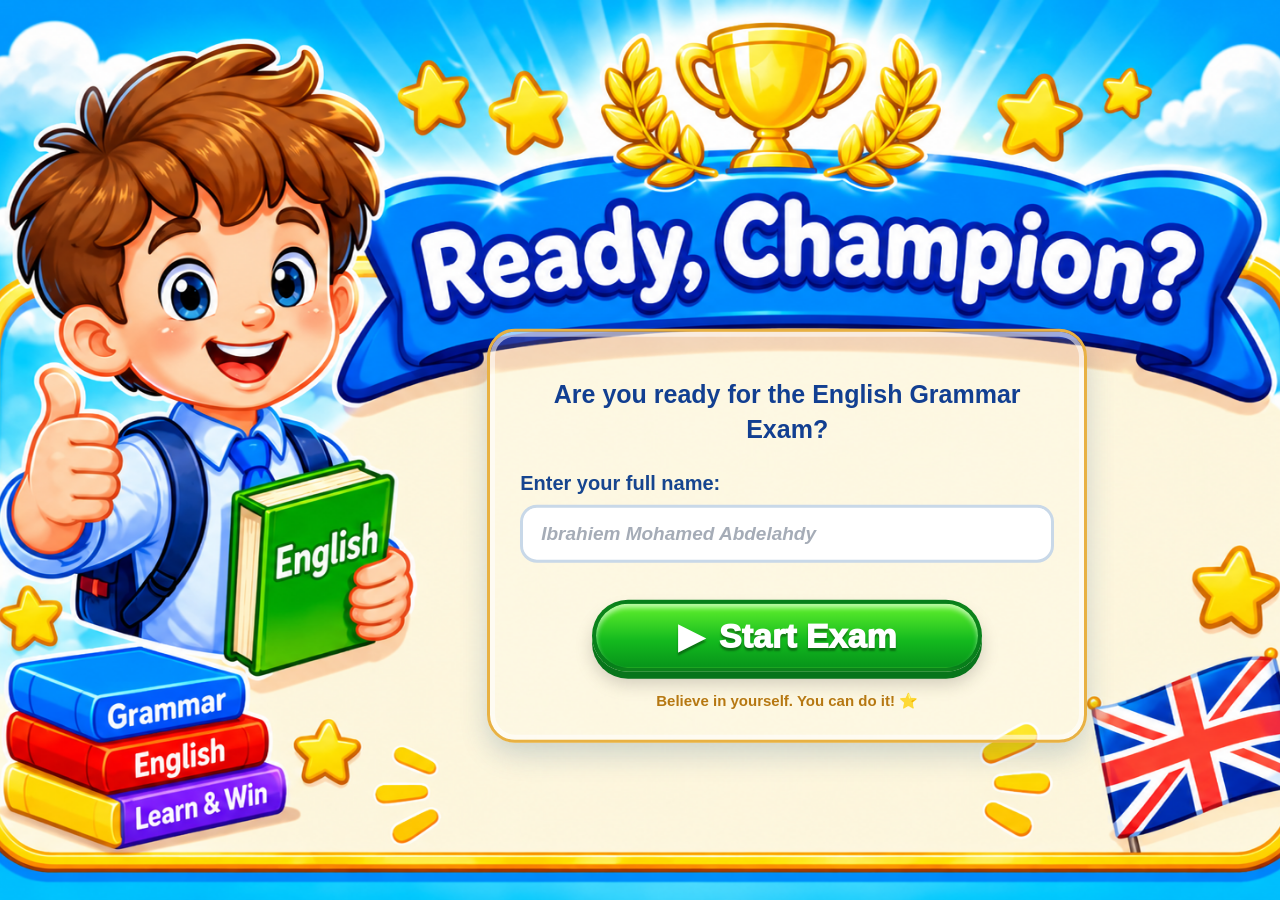
<file: index.html>
<!DOCTYPE html>
<html lang="en">
<head>
    <meta charset="UTF-8">
    <meta name="viewport" content="width=device-width, initial-scale=1.0">
    <meta name="theme-color" content="#159be8">

    <title>Ready, Champion?</title>

    <link rel="stylesheet" href="css.css">
</head>

<body>

    <main class="welcome-page">

        <section class="welcome-card">

            <div class="welcome-content">


                <p class="subtitle">
                    Are you ready for the English Grammar Exam?
                </p>

                <form id="startForm">

                    <label for="studentName">
                        Enter your full name:
                    </label>

                    <input
                        type="text"
                        id="studentName"
                        placeholder="Ibrahiem Mohamed Abdelahdy"
                        maxlength="60"
                        autocomplete="name"
                        required
                    >

                    <p id="errorMessage" class="error-message"></p>

                    <button type="submit" class="start-button">
                        <span>▶</span>
                        Start Exam
                    </button>

                </form>

                <p class="bottom-note">
                    Believe in yourself. You can do it! ⭐
                </p>

            </div>

        </section>

    </main>

    <script src="js.js"></script>

</body>
</html>
</file>
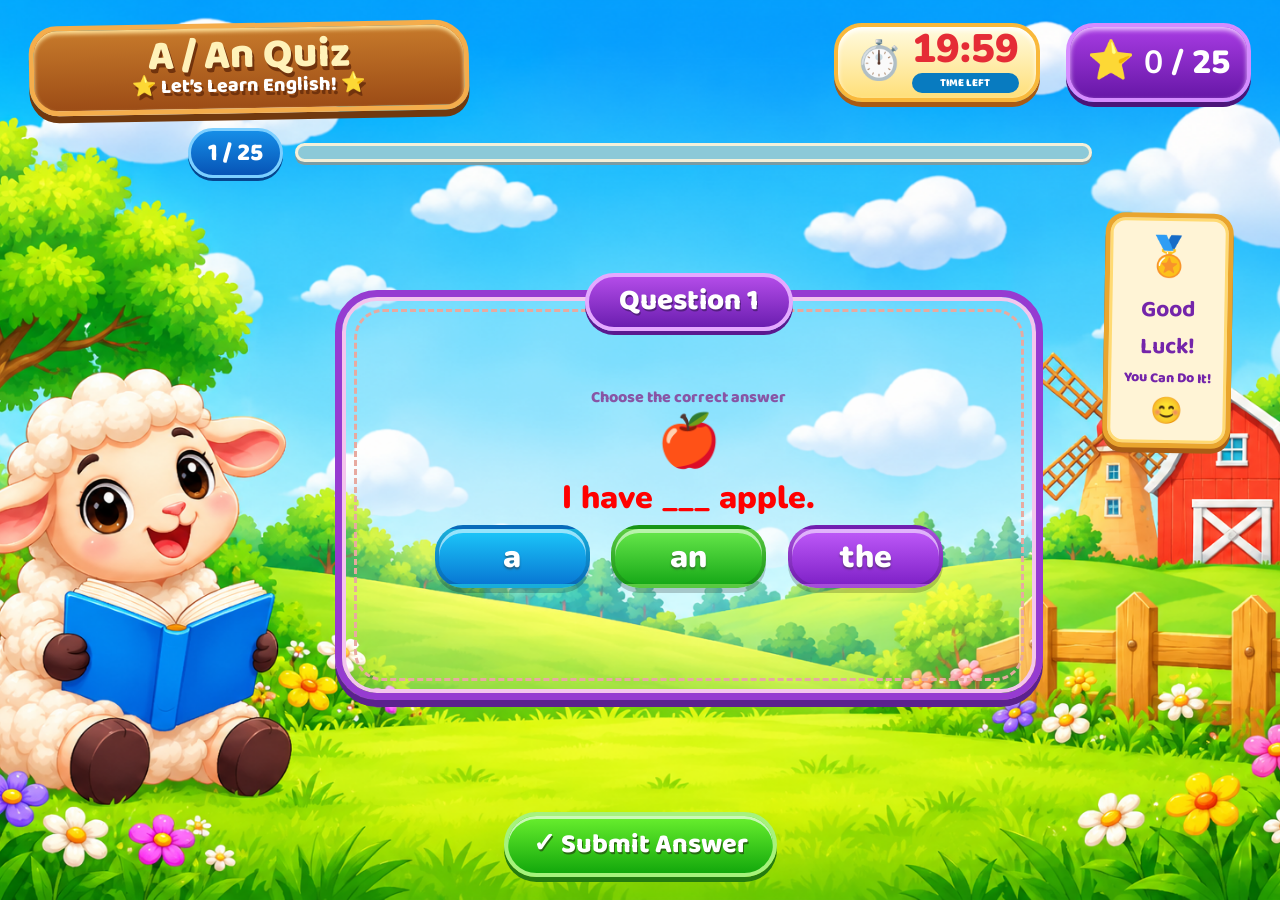
<file: exam.html>
<!DOCTYPE html>
<html lang="en">

<head>
  <meta charset="UTF-8">
  <meta name="viewport" content="width=device-width, initial-scale=1.0">
  <meta name="theme-color" content="#28a8ee">

  <title>A / An Kids Quiz</title>

  <!-- Google Fonts -->
  <link rel="preconnect" href="https://fonts.googleapis.com">
  <link rel="preconnect" href="https://fonts.gstatic.com" crossorigin>

  <link href="https://fonts.googleapis.com/css2?family=Baloo+2:wght@500;600;700;800&family=Nunito:wght@600;700;800;900&display=swap" rel="stylesheet">

  <!-- Main CSS -->
  <link rel="stylesheet" href="./style.css">
</head>

<body>

  <!-- =================================
       MAIN QUIZ
  ================================== -->

  <main class="game-shell" id="gameShell">

    <!-- HEADER -->

    <header class="topbar">

      <div class="wood-sign">
        <div class="wood-title">A / An Quiz</div>
        <div class="wood-subtitle">
          ⭐ Let’s Learn English! ⭐
        </div>
      </div>

      <div class="hud">

        <!-- TIMER -->

        <div class="timer-card">
          <span class="clock">⏱️</span>

          <div>
            <strong id="timer">20:00</strong>
            <small>TIME LEFT</small>
          </div>
        </div>

        <!-- SCORE -->

        <div class="score-card">
          <span>⭐</span>

          <strong>
            <b id="score">0</b> / 25
          </strong>
        </div>

      </div>

    </header>


    <!-- PROGRESS -->

    <section class="progress-area" aria-label="Quiz progress">

      <div class="progress-count" id="progressCount">
        1 / 25
      </div>

      <div class="progress-track">
        <div class="progress-fill" id="progressFill"></div>
      </div>

    </section>


    <!-- QUESTIONS AREA -->

    <section class="play-area" id="playArea">

      <!-- SIDE NOTE -->

      <div class="side-note">

        <div class="medal">🏅</div>

        <strong>Good Luck!</strong>

        <span>You Can Do It!</span>

        <span class="smile">😊</span>

      </div>


      <!-- QUESTION PANEL -->

      <section class="question-panel">

        <div class="question-tab" id="questionTab">
          Question 1
        </div>

        <div class="question-content">

          <div class="question-type" id="questionType">
            Choose the correct answer
          </div>

          <div
            class="question-visual"
            id="questionVisual"
            aria-hidden="true">
          </div>

          <h1 class="question-text" id="questionText">
            I have ___ apple.
          </h1>

          <!-- ANSWERS -->

          <div class="answers" id="answers"></div>

          <!-- FEEDBACK -->

          <div
            class="feedback"
            id="feedback"
            aria-live="polite">
          </div>

        </div>

      </section>

    </section>


    <!-- QUIZ BUTTONS -->

    <footer class="controls">

      <button
        class="submit-btn"
        id="submitBtn"
        type="button">

        ✓ <span>Submit Answer</span>

      </button>

      <button
        class="next-btn"
        id="nextBtn"
        type="button"
        hidden>

        Next Question ➜

      </button>

    </footer>


    <!-- =================================
         RESULT SCREEN
    ================================== -->

    <section
      class="result-screen"
      id="resultScreen"
      hidden>

      <div class="result-card">

        <div class="result-stars">
          🏆 ⭐ 🏆
        </div>

        <h2 id="resultTitle">
          Amazing Work!
        </h2>

        <p id="resultMessage">
          You finished the quiz!
        </p>

        <div class="final-score">

          <span id="finalScore">0</span>

          <small>/ 25</small>

        </div>

        <p
          class="result-percent"
          id="resultPercent">
          0%
        </p>

        <!-- RESULT BUTTONS -->

        <div class="result-actions">

          <button
            class="submit-btn"
            id="certificateBtn"
            type="button">

            🎓 Get Certificate

          </button>

          <button
            class="secondary-btn"
            id="restartBtn"
            type="button">

            ↻ Try Again

          </button>

        </div>

      </div>

    </section>

  </main>


  <!-- =================================
       PROFESSIONAL CERTIFICATE
  ================================== -->

  <section
    class="certificate"
    id="certificate"
    aria-label="Student certificate">

    <!-- CERTIFICATE IMAGE CONTAINER -->

    <div
      class="certificate-wrapper"
      id="certificateCapture">

      <!-- BACKGROUND IMAGE -->

      <img
        src="./Certificate-bg.png"
        class="certificate-background"
        alt="English Quiz Certificate">

      <!-- STUDENT NAME -->

      <div
        class="certificate-student-name"
        id="certStudent">

        Student Name

      </div>

      <!-- STUDENT SCORE -->

      <div
        class="certificate-score-number"
        id="certScoreNumber">

        0

      </div>

      <!-- STUDENT PERCENTAGE -->

      <div
        class="certificate-percent-number"
        id="certPercentNumber">

        0

      </div>

      <!-- EXAM DATE -->

      <div
        class="certificate-date-value"
        id="certDate">

        10/11/2026

      </div>

    </div>


    <!-- CERTIFICATE BUTTONS -->

    <div class="cert-print-actions">

      <!-- DOWNLOAD PNG -->

      <button
        class="download-cert-btn"
        id="downloadCertificateBtn"
        type="button">

        ⬇ Download Certificate PNG

      </button>

      <!-- BACK TO RESULT -->

      <button
        class="secondary-btn"
        id="backToResultBtn"
        type="button">

        ↩ Back to Results

      </button>

    </div>

  </section>


  <!-- =================================
       LOCAL HTML2CANVAS LIBRARY
  ================================== -->

  <script src="./html2canvas.js"></script>

  <!-- MAIN JAVASCRIPT - LOAD ONLY ONCE -->

  <script src="./script.js"></script>

</body>
</html>
</file>
<file: css.css>
* {
    box-sizing: border-box;
}

html,
body {
    width: 100%;
    height: 100%;
    margin: 0;
}

body {
    min-height: 100svh;
    overflow: hidden;

    font-family: "Trebuchet MS", Arial, sans-serif;

    background:
        #20a9ef
        url("welcome-bg.png")
        center center / cover
        no-repeat fixed;
}

.welcome-page {
    width: 100%;
    height: 100svh;

    display: flex;
    align-items: center;
    justify-content: center;

    padding: 20px;
}

.welcome-card {
    width: min(100%, 600px);
    margin-bottom: -130px;

    margin-left: clamp(110px, 23vw, 330px);

    display: flex;
    justify-content: center;
    align-items: center;

    transform: translateY(5%);
}

.welcome-content {
    width: min(100%, 650px);

    padding: 30px;

    text-align: center;

    border: 3px solid #e8b143;
    border-radius: 28px;

    background: rgba(255, 255, 255, 0.151);

    box-shadow:
        0 12px 28px rgba(20, 73, 125, 0.2),
        inset 0 0 0 5px rgba(255,255,255,0.55);
}


.subtitle {
    margin: 15px 0 25px;

    color: #123f91;

    font-size: clamp(17px, 2.2vw, 25px);
    font-weight: 800;

    line-height: 1.4;
}

form {
    width: 100%;
    text-align: left;
}

label {
    display: block;

    margin-bottom: 10px;

    color: #16458f;

    font-size: 20px;
    font-weight: 900;
}

input {
    width: 100%;
    min-height: 58px;

    padding: 13px 18px;

    border: 3px solid #c8d8e8;
    border-radius: 17px;

    outline: none;

    background: white;
    color: #173f7c;

    font-size: 19px;
    font-weight: 700;

    transition: 0.2s;
}

input::placeholder {
    color: #a5acb7;
    font-style: italic;
}

input:focus {
    border-color: #1688e5;

    box-shadow:
        0 0 0 4px rgba(22,136,229,0.14);
}

.error-message {
    min-height: 20px;

    margin: 7px 4px;

    color: #c62828;

    font-size: 14px;
    font-weight: 700;
}

.start-button {
    width: min(100%, 390px);
    min-height: 72px;

    margin: 10px auto 0;
    padding: 12px 24px;

    display: flex;
    align-items: center;
    justify-content: center;
    gap: 15px;

    border: 4px solid #087d1bf1;
    border-radius: 999px;

    background: linear-gradient(
        #63f22c,
        #13b91e 58%,
        #07941a
    );

    color: white;

    font-size: clamp(24px, 3vw, 34px);
    font-weight: 1000;

    text-shadow: 0 3px 2px rgba(0,0,0,0.35);

    box-shadow:
        0 7px 0 #08751b,
        0 12px 18px rgba(0,0,0,0.18),
        inset 0 4px 5px rgba(255,255,255,0.6);

    cursor: pointer;

    transition: 0.15s;
}

.start-button:hover {
    filter: brightness(1.07);
    transform: translateY(-2px);
}

.start-button:active {
    transform: translateY(4px);
}

.bottom-note {
    margin: 20px 0 0;

    color: #b67812;

    font-size: 15px;
    font-weight: 900;
}

/* Mobile */

@media (max-width: 760px) {

    body {
        background-position: 34% center;
    }

    .welcome-page {
        padding: 12px;
    }

    .welcome-card {
        min-width: 100%;
        margin-left: 0;

        transform: none;

        padding-top: 18vh;
    }

    .welcome-content {
        padding: 18px 16px;

        border-radius: 22px;

        background: rgba(255,250,231,0.96);
    }

    .subtitle {
        margin: 10px 0 17px;
    }

    input {
        min-height: 52px;
        font-size: 17px;
    }

    .start-button {
        min-height: 62px;
    }

    .bottom-note {
        margin-top: 15px;
    }
}

@media (max-width: 390px) {

    .welcome-card {
        padding-top: 13vh;
    }

    .welcome-content {
        padding: 15px 12px;
    }

    h1 {
        font-size: 29px;
    }

    .subtitle {
        font-size: 16px;
    }

    .start-button {
        min-height: 56px;
        font-size: 23px;
    }
}

@media (max-height: 650px) and (min-width: 761px) {

    .welcome-card {
        transform: scale(0.88) translateY(2%);
    }
}

/* =================================
   RESPONSIVE BACKGROUND FIX
================================= */

/* Desktop and large screens */
body {
    background-image: url("welcome-bg.png");
    background-position: center center;
    background-repeat: no-repeat;
    background-size: cover;
    background-attachment: fixed;
}

/* Tablets and portrait screens */
@media (max-width: 1024px) and (orientation: portrait) {

    body {
        background-size: 100% 100%;
        background-position: center center;
        background-attachment: scroll;
    }

    .welcome-page {
        padding: 12px;
    }

    .welcome-card {
        width: 100%;
        max-width: 650px;
        margin-left: 0;
        transform: none;
        padding-top: 10vh;
    }

    .welcome-content {
        background: rgba(255, 250, 231, 0.91);
        backdrop-filter: blur(2px);
        -webkit-backdrop-filter: blur(2px);
    }
}

/* Mobile phones */
@media (max-width: 600px) {

    body {
        background-size: 100% 100%;
        background-position: center center;
        background-attachment: scroll;
    }

    .welcome-page {
        min-height: 100svh;
        height: 100svh;
        padding: 10px;
    }

    .welcome-card {
        width: 100%;
        margin: 0;
        padding-top: 12vh;
        transform: none;
    }

    .welcome-content {
        width: 100%;
        padding: 17px 13px;
        border-radius: 22px;

        background: rgba(255, 250, 231, 0.92);

        box-shadow:
            0 8px 22px rgba(20, 73, 125, 0.25),
            inset 0 0 0 4px rgba(255,255,255,0.55);
    }

    h1 {
        font-size: clamp(27px, 8vw, 34px);
    }

    .subtitle {
        font-size: 16px;
        margin: 10px 0 17px;
    }

    label {
        font-size: 17px;
    }

    input {
        min-height: 52px;
        font-size: 16px;
    }

    .start-button {
        width: 100%;
        min-height: 60px;
        font-size: 24px;
    }

    .bottom-note {
        font-size: 13px;
        margin-top: 14px;
    }
}

/* Very small phones */
@media (max-width: 380px) {

    .welcome-card {
        padding-top: 9vh;
    }

    .welcome-content {
        padding: 14px 11px;
    }

    h1 {
        font-size: 27px;
    }

    .subtitle {
        font-size: 14px;
    }

    .start-button {
        min-height: 54px;
        font-size: 21px;
    }
}

/* Landscape phones */
@media (max-height: 500px) and (orientation: landscape) {

    body {
        background-size: cover;
        background-position: center center;
    }

    .welcome-page {
        padding: 8px;
    }

    .welcome-card {
        margin: 0;
        padding: 0;
        transform: scale(0.82);
    }

    .welcome-content {
        padding: 12px 20px;
    }

    .bottom-note {
        margin-top: 8px;
    }
}

/* =====================================
   MOBILE WELCOME BOX - FINAL FIX
===================================== */

@media (max-width: 600px) {

    .welcome-page {
        padding: 8px;
    }

    .welcome-card {
        width: 92%;
        max-width: 340px;
        margin: 0 auto;

        padding-top: 0;

        transform: translateY(22px);
    }

    .welcome-content {
        width: 100%;

        padding: 12px 12px 10px;

        border-radius: 19px;
        border-width: 2px;

        background: rgba(255, 250, 231, 0.94);
    }

    h1 {
        font-size: 27px;
    }

    .subtitle {
        font-size: 13px;
        line-height: 1.4;

        margin: 7px 0 14px;
    }

    label {
        font-size: 16px;
        margin-bottom: 7px;
    }

    input {
        min-height: 47px;
        padding: 10px 13px;

        font-size: 15px;
        border-radius: 15px;
    }

    .error-message {
        min-height: 15px;
        margin: 4px;
        font-size: 12px;
    }

    .start-button {
        width: 100%;
        min-height: 55px;

        margin-top: 5px;
        padding: 8px;

        font-size: 23px;
    }

    .bottom-note {
        font-size: 12px;
        margin-top: 10px;
    }
}

/* Extra small phones */

@media (max-width: 380px) {

    .welcome-card {
        width: 92%;
        max-width: 330px;

        transform: translateY(25px);
    }

    .welcome-content {
        padding: 10px 10px 9px;
    }

    .subtitle {
        font-size: 12px;
    }

    label {
        font-size: 15px;
    }

    .start-button {
        min-height: 52px;
        font-size: 21px;
    }
}

/* Short mobile screens */

@media (max-width: 600px) and (max-height: 600px) {

    .welcome-card {
        transform: translateY(8px) scale(0.90);
    }
}
</file>
<file: style.css>
* { box-sizing: border-box; }
:root {
  --purple: #8a35c8; --purple-dark: #5d1c9a; --cream: #fff9e9;
  --blue: #12a9ed; --green: #31c92b; --ink: #24202a;
}
html, body { width: 100%; height: 100%; margin: 0; overflow: hidden; }
body {
  font-family: "Baloo 2", "Nunito", sans-serif;
  background: #26b5f5 url("back.png") center center / cover no-repeat fixed;
  color: var(--ink);
}
button, input { font: inherit; }
button { cursor: pointer; -webkit-tap-highlight-color: transparent; }
.game-shell {
  position: relative; width: 100%; height: 100svh; min-height: 560px;
  padding: clamp(10px, 1.8vw, 26px) clamp(12px, 2.3vw, 34px);
  display: flex; flex-direction: column; gap: clamp(8px, 1.2vh, 16px);
}
.topbar { display: flex; align-items: flex-start; justify-content: space-between; gap: 14px; min-height: 94px; }
.wood-sign {
  width: min(35vw, 440px); min-width: 220px; text-align: center; padding: 7px 18px 10px;
  color: #fff2b9; background: linear-gradient(#c77a2b, #9c4c16);
  border: 5px solid #f4ad4c; border-radius: 28px 35px 24px 30px;
  box-shadow: 0 7px 0 #71390f, inset 0 3px 4px #ffe29a;
  transform: rotate(-1deg); text-shadow: 2px 4px 0 #71330d;
}
.wood-title { font-size: clamp(25px, 3.3vw, 48px); font-weight: 800; line-height: .95; }
.wood-subtitle { font-size: clamp(13px, 1.55vw, 21px); font-weight: 800; color: white; line-height: 1.15; }
.hud { display: flex; gap: clamp(8px, 2vw, 28px); align-items: center; }
.timer-card, .score-card {
  display: flex; align-items: center; justify-content: center; gap: 9px;
  border: 4px solid #f9b83b; border-radius: 28px; padding: 5px 17px;
  box-shadow: 0 5px 0 #a95b14, inset 0 3px 5px #fff;
}
.timer-card { background: linear-gradient(#fffbe0, #ffdf79); }
.clock { font-size: clamp(25px, 3vw, 42px); }
.timer-card strong { display: block; color: #e52c36; font: 900 clamp(23px, 3.1vw, 43px)/.9 "Nunito", sans-serif; }
.timer-card small { display: block; color: #fff; background: #087bc0; border-radius: 20px; text-align: center; font-size: 11px; font-weight: 900; padding: 1px 10px; margin-top: 5px; }
.score-card { color: white; background: linear-gradient(#a83ce3, #6717a7); border-color: #d58cff; box-shadow: 0 5px 0 #4b1479, inset 0 3px 5px #edc6ff; min-width: 150px; }
.score-card span { font-size: clamp(24px, 3vw, 40px); }
.score-card strong { font: 900 clamp(21px, 2.5vw, 35px) "Nunito", sans-serif; }
.progress-area { display: flex; align-items: center; gap: 12px; width: 74%; margin: 0 auto; }
.progress-count { flex: 0 0 auto; background: linear-gradient(#168ee7, #0754b6); color: white; padding: 2px 17px; border: 3px solid #7ccfff; border-radius: 28px; font-size: clamp(16px, 2vw, 25px); font-weight: 800; box-shadow: 0 3px 0 #06458e; }
.progress-track { height: 19px; flex: 1; border: 3px solid #f4f0d9; background: #8cc9d8; border-radius: 30px; overflow: hidden; box-shadow: 0 3px 0 #7a9ca3; }
.progress-fill { height: 100%; width: 4%; background: linear-gradient(90deg, #39df41, #a8f34e); border-radius: inherit; transition: width .3s ease; }
.play-area { position: relative; flex: 1; min-height: 0; display: flex; align-items: center; justify-content: center; padding: 0 16%; }
.question-panel {
  position: relative; width: 100%; height: min(100%, 470px); min-height: 270px;
  background: rgba(255, 255, 255, 0.199); border: 7px solid #963bd1; border-radius: 42px;
  box-shadow: 0 7px 0 #5b218e, inset 0 0 0 4px #f4c5ed; padding: 35px clamp(16px, 3vw, 42px) 18px;
}
.question-panel:before { content: ""; position: absolute; inset: 12px; border: 3px dashed #e7aaa0; border-radius: 29px; pointer-events: none; }
.question-tab { position: absolute; top: -24px; left: 50%; transform: translateX(-50%); z-index: 1; white-space: nowrap; padding: 0 30px 3px; color: white; background: linear-gradient(#b34ce8, #6b1eb0); border: 4px solid #e4a9ff; border-radius: 30px; box-shadow: 0 4px 0 #5a198f; font-size: clamp(20px, 2.3vw, 32px); font-weight: 800; text-shadow: 1px 2px #542080; }
.question-content { position: relative; z-index: 1; height: 100%; display: flex; flex-direction: column; align-items: center; justify-content: center; gap: clamp(7px, 1.4vh, 16px); }
.question-type { color: #8855a5; font-size: clamp(12px, 1.25vw, 17px); font-weight: 800; }
.question-visual { font-size: clamp(34px, 5vw, 66px); line-height: 1; min-height: 0; }
.question-text { margin: 0; text-align: center; font: 900 clamp(24px, 3vw, 42px)/1.15 "Nunito", sans-serif; color: #ff0000; }
.answers { display: flex; justify-content: center; gap: clamp(8px, 1.7vw, 24px); flex-wrap: wrap; width: 100%; }
.answer-btn {
  min-width: clamp(90px, 16vw, 185px); min-height: clamp(52px, 8vh, 83px); padding: 5px 18px;
  border: 4px solid rgba(0,0,0,.13); border-radius: 28px; color: white;
  font: 900 clamp(22px, 3vw, 39px) "Nunito", sans-serif; text-shadow: 0 2px 2px #3338;
  box-shadow: inset 0 4px 0 #ffffff8a, 0 5px 0 #0003; transition: transform .12s, filter .12s;
}
.answer-btn:nth-child(3n+1) { background: linear-gradient(#1dc9fa, #0878d4); }
.answer-btn:nth-child(3n+2) { background: linear-gradient(#69e94c, #18a918); }
.answer-btn:nth-child(3n) { background: linear-gradient(#c05bfa, #8022c8); }
.answer-btn:hover { filter: brightness(1.08); transform: translateY(-2px); }
.answer-btn.selected { outline: 5px solid #ffd83d; transform: translateY(-3px); }
.answer-btn.correct { background: linear-gradient(#75e85b, #169d20); outline: 4px solid #fff; }
.answer-btn.wrong { background: linear-gradient(#ff7777, #cf2020); }
.feedback { min-height: 24px; font-size: clamp(13px, 1.5vw, 19px); font-weight: 800; text-align: center; }
.side-note { position: absolute; right: 1%; top: 4%; width: clamp(100px, 13vw, 175px); padding: 16px 8px; display: flex; flex-direction: column; align-items: center; gap: 2px; background: #fff4d6; border: 5px solid #e9a52e; border-radius: 20px; color: #7425aa; box-shadow: 0 5px 0 #a85d16, inset 0 0 0 3px #ffda73; transform: rotate(1deg); text-align: center; }
.side-note strong { font-size: clamp(16px, 1.8vw, 24px); }
.side-note span:not(.smile) { font-size: clamp(10px, 1.1vw, 15px); font-weight: 800; }
.medal { font-size: clamp(28px, 3vw, 40px); }
.smile { font-size: 26px; }
.controls { display: flex; align-items: center; justify-content: center; gap: 12px; min-height: 62px; }
.submit-btn, .next-btn, .secondary-btn { border: 4px solid #a6f27c; border-radius: 40px; padding: 9px 30px; color: white; background: linear-gradient(#6af02e, #13a80c); box-shadow: 0 5px 0 #247b10, inset 0 3px 0 #ffffffa8; font: 900 clamp(18px, 2.1vw, 28px) "Baloo 2", sans-serif; text-shadow: 1px 2px #286b12; }
.submit-btn:hover, .next-btn:hover { filter: brightness(1.07); transform: translateY(-1px); }
.next-btn { background: linear-gradient(#22b7f5, #0871ca); border-color: #8ee0ff; box-shadow: 0 5px 0 #07509b, inset 0 3px 0 #ffffffa8; }
.secondary-btn { background: linear-gradient(#a5a5a5, #626262); border-color: #ddd; box-shadow: 0 4px 0 #444; font-size: 18px; }
.result-screen { position: absolute; inset: 0; z-index: 5; display: grid; place-items: center; padding: 20px; background: #153b61a8; backdrop-filter: blur(4px); }
.result-screen[hidden] { display: none; }
.result-card { width: min(92vw, 510px); background: #fff8e8; border: 7px solid #9c43d1; border-radius: 34px; padding: 22px; text-align: center; box-shadow: 0 10px 0 #511c82; }
.result-stars { font-size: 36px; }
.result-card h2 { margin: 0; color: #7525ad; font-size: 34px; }
.result-card p { margin: 3px 0; font-weight: 700; }
.final-score { color: #169c24; font: 900 58px "Nunito", sans-serif; }
.final-score small { color: #555; font-size: 25px; }
.result-percent { font-size: 23px; color: #9a4ac4; }
.result-actions { display: flex; justify-content: center; gap: 10px; flex-wrap: wrap; margin-top: 14px; }
.result-actions .submit-btn { font-size: 19px; padding: 7px 17px; }
.certificate { display: none; }
.certificate.visible { display: block; position: fixed; z-index: 10; inset: 0; overflow: auto; background: #e8f6ff; padding: 22px; }
.certificate-inner { position: relative; width: min(900px, 96vw); min-height: 570px; margin: 0 auto; padding: 42px; text-align: center; background: #fffdf1; border: 12px double #d99a25; outline: 5px solid #8d43c3; box-shadow: 0 8px 24px #0002; color: #4c2872; }
.certificate-stars { font-size: 40px; }
.certificate-kicker { letter-spacing: 4px; font-weight: 900; color: #bb8520; margin-top: 12px; }
.certificate-inner h1 { margin: 5px 0 10px; font-size: clamp(34px, 6vw, 60px); color: #7c2db5; }
.cert-presented { font-size: 20px; }
.cert-student { margin: 18px auto; max-width: 620px; border-bottom: 3px solid #d6a54b; color: #1c7dba; font: 800 clamp(28px, 4vw, 42px) "Nunito", sans-serif; padding-bottom: 7px; }
.cert-copy { font-size: 19px; }
.cert-result { display: flex; justify-content: center; gap: 45px; margin: 24px; font: 900 28px "Nunito", sans-serif; color: #269a2c; }
.cert-footer { display: flex; justify-content: space-between; gap: 20px; margin-top: 45px; text-align: left; }
.cert-footer div:last-child { text-align: right; }
.cert-footer strong, .cert-footer small { display: block; }
.certificate-ribbon { position: absolute; right: -5px; top: 20px; background: #dcab27; color: white; padding: 7px 18px; font-weight: 900; transform: rotate(7deg); }
.cert-print-actions { display: flex; justify-content: center; gap: 12px; margin: 18px auto; }
@media (max-width: 760px) {
  .game-shell { padding: 9px; gap: 7px; min-height: 0; }
  .topbar { min-height: 70px; align-items: center; }
  .wood-sign { min-width: 0; width: 42%; padding: 6px 5px; border-width: 3px; border-radius: 15px; }
  .wood-title { font-size: clamp(19px, 5vw, 29px); }
  .wood-subtitle { font-size: clamp(9px, 2.5vw, 13px); }
  .hud { gap: 5px; }
  .timer-card, .score-card { padding: 4px 7px; border-width: 2px; border-radius: 15px; gap: 3px; }
  .clock { font-size: 20px; }
  .timer-card strong { font-size: clamp(16px, 4vw, 23px); }
  .timer-card small { font-size: 8px; padding: 0 4px; }
  .score-card { min-width: 0; }
  .score-card span { font-size: 21px; }
  .score-card strong { font-size: clamp(15px, 3.8vw, 21px); }
  .progress-area { width: 94%; gap: 6px; }
  .progress-count { font-size: 14px; padding: 1px 9px; border-width: 2px; }
  .progress-track { height: 13px; }
  .play-area { padding: 0 2%; }
  .question-panel { height: 100%; min-height: 0; padding: 28px 12px 10px; border-width: 5px; border-radius: 26px; }
  .question-panel:before { inset: 7px; border-radius: 18px; border-width: 2px; }
  .question-tab { top: -18px; font-size: 19px; padding: 0 17px; border-width: 3px; }
  .question-content { gap: 6px; }
  .question-type { font-size: 11px; }
  .question-visual { font-size: 33px; }
  .question-text { font-size: clamp(20px, 5.4vw, 29px); }
  .answers { gap: 7px; }
  .answer-btn { min-width: 27%; min-height: 49px; padding: 3px 8px; border-width: 3px; border-radius: 17px; font-size: 22px; }
  .feedback { font-size: 12px; min-height: 17px; }
  .side-note { display: none; }
  .controls { min-height: 48px; flex-direction: column; gap: 5px; }
  .student-entry { position: static; order: 2; padding: 2px 7px; }
  .student-entry label { font-size: 11px; }
  .student-entry input { width: 120px; font-size: 11px; }
  .submit-btn, .next-btn { font-size: 18px; padding: 5px 22px; border-width: 3px; }
  .secondary-btn { font-size: 16px; }
  .result-card { padding: 15px; }
  .certificate.visible { padding: 8px; }
  .certificate-inner { min-height: 500px; padding: 24px 15px; border-width: 7px; }
  .certificate-kicker { letter-spacing: 1px; font-size: 12px; }
  .cert-presented, .cert-copy { font-size: 15px; }
  .cert-footer { margin-top: 30px; }
}
@media (max-height: 650px) and (min-width: 761px) {
  .game-shell { gap: 5px; padding-top: 8px; padding-bottom: 8px; }
  .topbar { min-height: 66px; }
  .wood-title { font-size: 32px; }
  .question-panel { height: 100%; }
  .question-content { gap: 4px; }
  .question-visual { font-size: 34px; }
  .question-text { font-size: 28px; }
  .answer-btn { min-height: 48px; }
  .controls { min-height: 48px; }
}
@media print {
  @page { size: landscape; margin: 10mm; }
  body { background: white !important; overflow: visible; }
  .game-shell, .cert-print-actions { display: none !important; }
  .certificate, .certificate.visible { display: block !important; position: static; padding: 0; background: white; overflow: visible; }
  .certificate-inner { width: 100%; min-height: 175mm; box-shadow: none; }
}


/* ===== Responsive refinement: reveal more of the sheep and balance the layout ===== */
@media (min-width: 761px) {
  .play-area {
    padding: 0 17% 0 25%;
  }
  .question-panel {
    width: 100%;
    height: min(92%, 410px);
    max-width: 900px;
    padding-left: clamp(14px, 2.2vw, 30px);
    padding-right: clamp(14px, 2.2vw, 30px);
  }
  .question-content { gap: clamp(5px, 1vh, 12px); }
  .question-visual { font-size: clamp(30px, 4vw, 54px); }
  .question-text { font-size: clamp(23px, 2.5vw, 36px); }
  .answer-btn {
    min-width: clamp(82px, 13vw, 155px);
    min-height: clamp(48px, 7vh, 70px);
    font-size: clamp(21px, 2.5vw, 33px);
  }
  .side-note {
    width: clamp(90px, 10vw, 145px);
    padding: 10px 6px;
    right: 1.5%;
  }
  .controls { min-height: 54px; }
  .submit-btn, .next-btn { padding: 7px 25px; }
}

/* Tablet and narrow laptop */
@media (min-width: 761px) and (max-width: 1100px) {
  .play-area { padding-left: 22%; padding-right: 14%; }
  .question-panel { height: min(94%, 390px); }
  .side-note { display: none; }
  .progress-area { width: 76%; }
}

/* Phones: reserve a visible strip on the left for the sheep and keep controls compact. */
@media (max-width: 760px) {
  body {
    background-size: auto 100%;
    background-position: left center;
    background-attachment: scroll;
  }
  .game-shell {
    height: 100svh;
    min-height: 0;
    padding: 7px 8px max(7px, env(safe-area-inset-bottom));
    gap: 6px;
  }
  .topbar { min-height: 62px; gap: 5px; }
  .wood-sign { width: 39%; }
  .hud { flex: 1; justify-content: flex-end; }
  .progress-area { width: 92%; }
  .play-area {
    padding: 0;
    justify-content: flex-end;
    align-items: center;
  }
  .question-panel {
    width: 82%;
    height: 96%;
    min-height: 0;
    padding: 25px 9px 8px;
    border-width: 4px;
    border-radius: 22px;
  }
  .question-panel:before { inset: 6px; border-radius: 15px; }
  .question-tab { top: -16px; font-size: clamp(16px, 4.4vw, 20px); }
  .question-content { gap: clamp(4px, .8vh, 7px); }
  .question-type { font-size: clamp(9px, 2.5vw, 11px); }
  .question-visual { font-size: clamp(25px, 7vw, 36px); }
  .question-text { font-size: clamp(17px, 4.8vw, 25px); }
  .answers { gap: 6px; }
  .answer-btn {
    min-width: 27%;
    min-height: clamp(40px, 6.5vh, 52px);
    padding: 2px 5px;
    font-size: clamp(17px, 4.8vw, 22px);
    border-radius: 15px;
  }
  .feedback { min-height: 15px; font-size: clamp(10px, 2.8vw, 12px); }
  .controls { min-height: 45px; gap: 4px; }
  .submit-btn, .next-btn {
    min-height: 39px;
    padding: 3px 17px;
    font-size: clamp(15px, 4vw, 18px);
  }
  .student-entry { padding: 2px 6px; }
}

/* Very small phones */
@media (max-width: 420px) {
  .wood-sign { width: 36%; }
  .wood-title { font-size: 18px; }
  .wood-subtitle { font-size: 8px; }
  .timer-card { gap: 2px; padding: 3px 5px; }
  .clock { font-size: 17px; }
  .timer-card strong { font-size: 15px; }
  .timer-card small { font-size: 7px; }
  .score-card { padding: 3px 5px; }
  .score-card span { font-size: 17px; }
  .score-card strong { font-size: 14px; }
  .question-panel { width: 80%; }
  .question-text { font-size: 17px; }
  .answer-btn { min-width: 28%; font-size: 16px; }
  .student-entry label { font-size: 10px; }
  .student-entry input { width: 105px; font-size: 10px; }
}

/* Short screens: avoid vertical overflow while retaining the fixed-screen game layout. */
@media (max-height: 600px) {
  .game-shell { gap: 4px; padding-top: 5px; padding-bottom: 5px; }
  .topbar { min-height: 54px; }
  .play-area { min-height: 0; }
  .question-panel { height: 94%; }
  .question-content { gap: 3px; }
  .question-visual { font-size: 28px; }
  .question-text { font-size: clamp(19px, 2.4vw, 29px); }
  .answer-btn { min-height: 42px; }
  .controls { min-height: 42px; }
}


/* ===== Mobile portrait fix: CENTERED AND ENLARGED ===== */
@media (max-width: 760px) and (orientation: portrait) {
  /* توسيط منطقة اللعب بالكامل */
  .play-area {
    justify-content: center !important;
    align-items: center;
    padding: 0 !important;
  }

  /* تكبير صندوق الأسئلة وجعله في المنتصف */
  .question-panel {
    width: 90% !important;
    height: 70% !important;
    max-height: 420px !important;
    min-height: 320px !important;
    margin: 0 auto !important;
    padding: 25px 12px 12px !important;
  }

  .question-panel:before { inset: 5px; }

  .question-content {
    justify-content: center;
    gap: clamp(5px, 1.1vh, 10px);
  }

  .question-tab {
    top: -16px;
    font-size: clamp(15px, 4vw, 19px);
    padding: 0 14px;
  }

  .question-type { font-size: clamp(10px, 2.7vw, 12px); }
  .question-visual { font-size: clamp(30px, 8vw, 42px); }
  .question-text {
    font-size: clamp(20px, 5.5vw, 26px) !important;
    line-height: 1.12;
  }

  .answers {
    width: 100%;
    gap: 5px;
    flex-wrap: nowrap;
  }

  .answer-btn {
    flex: 1 1 0;
    min-width: 0;
    min-height: clamp(45px, 6.5vh, 55px);
    padding: 2px 3px;
    font-size: clamp(17px, 4.8vw, 22px) !important;
    border-radius: 15px;
  }

  .feedback { min-height: 14px; font-size: 10px; }

  .controls {
    flex: 0 0 auto;
    min-height: 66px;
    height: 66px;
    justify-content: center;
    gap: 3px;
  }

  .student-entry {
    position: static;
    order: 2;
    min-height: 22px;
    padding: 1px 7px;
    line-height: 1;
  }

  .student-entry label { font-size: 10px; }
  .student-entry input { width: 112px; font-size: 10px; }

  .submit-btn, .next-btn {
    min-height: 38px;
    padding: 2px 18px;
    font-size: clamp(16px, 4.2vw, 19px);
  }
}

/* Compact portrait screens */
@media (max-width: 390px) and (orientation: portrait) {
  .question-panel {
    width: 92% !important;
    height: 68% !important;
    min-height: 300px !important;
    max-height: 380px !important;
  }
  .question-text { font-size: 19px !important; }
  .answer-btn { min-height: 43px; font-size: 16px !important; }
  .student-entry input { width: 95px; }
}

/* Mobile landscape: fit the game into the short height without scrolling. */
@media (max-width: 900px) and (orientation: landscape) {
  .game-shell { padding: 5px 9px; gap: 4px; }
  .topbar { min-height: 48px; }
  .wood-sign { width: 30%; min-width: 155px; padding: 3px 8px; }
  .wood-title { font-size: 22px; }
  .wood-subtitle { font-size: 10px; }
  .timer-card, .score-card { padding: 2px 7px; }
  .timer-card strong { font-size: 19px; }
  .progress-area { width: 68%; }
  .play-area { padding: 0 15% 0 20%; }
  .question-panel { height: 94%; min-height: 0; padding: 20px 12px 8px; }
  .question-content { gap: 3px; }
  .question-visual { font-size: 27px; }
  .question-text { font-size: 21px; }
  .answer-btn { min-height: 39px; font-size: 19px; }
  .controls { min-height: 40px; height: 40px; flex-direction: row; }
  .student-entry { position: static; order: 0; }
  .submit-btn, .next-btn { min-height: 34px; font-size: 16px; padding: 2px 15px; }
}

/* =====================================
   CERTIFICATE ACTIONS
===================================== */

.cert-print-actions {
  display: flex;
  justify-content: center;
  align-items: center;
  gap: 15px;
  flex-wrap: wrap;
  margin: 25px auto;
  padding: 15px;
}

/* Download PNG Button */

#downloadCertificateBtn {
  background: linear-gradient(135deg, #16c653, #07952e);
  color: #fff;
  border: 3px solid #087d29;
  border-radius: 16px;
  padding: 14px 28px;
  font-family: 'Nunito', sans-serif;
  font-size: 17px;
  font-weight: 900;
  cursor: pointer;
  box-shadow: 0 6px 0 #086b25, 0 9px 18px rgba(0,0,0,.18);
  transition: all .2s ease;
}

#downloadCertificateBtn:hover {
  transform: translateY(-3px);
  box-shadow: 0 9px 0 #086b25, 0 12px 20px rgba(0,0,0,.2);
}

#downloadCertificateBtn:active {
  transform: translateY(3px);
  box-shadow: 0 2px 0 #086b25;
}

#downloadCertificateBtn:disabled {
  opacity: .65;
  cursor: wait;
  transform: none;
}

/* Back Button */

#backToResultBtn {
  background: linear-gradient(135deg, #258be8, #0758b5);
  color: white;
  border: 2px solid #064b9b;
  border-radius: 14px;
  padding: 13px 24px;
  font-family: 'Nunito', sans-serif;
  font-size: 16px;
  font-weight: 900;
  cursor: pointer;
  box-shadow: 0 5px 0 #06458c;
  transition: .2s;
}

#backToResultBtn:hover {
  transform: translateY(-2px);
}

/* Mobile */

@media (max-width: 600px) {

  .cert-print-actions {
    flex-direction: column;
    gap: 14px;
    padding: 12px;
  }

  #downloadCertificateBtn,
  #backToResultBtn {
    width: 90%;
    max-width: 330px;
    padding: 13px 15px;
    font-size: 15px;
  }

}

/* =====================================
   FIX CERTIFICATE SIZE AND POSITION
===================================== */

/* ==========================================
   PROFESSIONAL CERTIFICATE - COMPLETE CSS
========================================== */

/* Main Certificate Screen */

.certificate {
    position: fixed !important;
    inset: 0 !important;

    width: 100vw !important;
    height: 100vh !important;
    height: 100dvh !important;

    display: none;

    flex-direction: column;
    justify-content: center;
    align-items: center;

    padding: 12px;
    box-sizing: border-box;

    overflow: hidden !important;

    background: rgba(5, 25, 65, 0.96);

    z-index: 9999;
}

.certificate.visible {
    display: flex !important;
}


/* ==========================================
   CERTIFICATE IMAGE CONTAINER
========================================== */

.certificate-wrapper {
    position: relative !important;

    width: min(94vw, calc((100dvh - 115px) * 4 / 3)) !important;

    aspect-ratio: 4 / 3 !important;

    height: auto !important;

    max-height: calc(100dvh - 115px) !important;

    margin: auto !important;

    overflow: hidden !important;

    box-sizing: border-box;

    flex-shrink: 0;
}


/* ==========================================
   CERTIFICATE BACKGROUND IMAGE
========================================== */

.certificate-background {
    position: absolute !important;

    inset: 0 !important;

    width: 100% !important;
    height: 100% !important;

    object-fit: fill !important;

    z-index: 0 !important;

    display: block;
}


/* ==========================================
   STUDENT NAME
========================================== */

.certificate-student-name {
    position: absolute !important;

    left: 32%;
    top: 49.5%;

    width: 56%;
    height: 10%;

    display: flex;

    justify-content: center;
    align-items: center;

    text-align: center;

    color: #073b91;

    font-family: 'Baloo 2', cursive;

    font-size: clamp(15px, 3.2vw, 34px);

    font-weight: 800;

    z-index: 5 !important;

    overflow: hidden;

    white-space: nowrap;
}


/* ==========================================
   STUDENT SCORE
========================================== */

.certificate-score-number {
    position: absolute !important;

    left: 53%;
    top: 72.5%;

    width: 13%;
    height: 9%;

    display: flex;

    justify-content: center;
    align-items: center;

    text-align: center;

    color: #073b91;

    font-family: 'Nunito', sans-serif;

    font-size: clamp(20px, 4vw, 48px);

    font-weight: 900;

    z-index: 5 !important;
}


/* ==========================================
   STUDENT PERCENTAGE
========================================== */

.certificate-percent-number {
    position: absolute !important;

    left: 57%;
    top: 82%;

    width: 12%;
    height: 7%;

    display: flex;

    justify-content: center;
    align-items: center;

    text-align: center;

    color: #073b91;

    font-family: 'Nunito', sans-serif;

    font-size: clamp(19px, 3.5vw, 42px);

    font-weight: 900;

    z-index: 5 !important;
}


/* ==========================================
   EXAM DATE
========================================== */

.certificate-date-value {
    position: absolute !important;

    left: 13%;
    top: 88%;

    width: 19%;
    height: 7%;

    display: flex;

    justify-content: center;
    align-items: center;

    text-align: center;

    color: #073b91;

    font-family: 'Nunito', sans-serif;

    font-size: clamp(12px, 2vw, 23px);

    font-weight: 800;

    z-index: 5 !important;
}


/* ==========================================
   CERTIFICATE TEXT LAYERS
========================================== */

.certificate-wrapper > *:not(.certificate-background) {
    box-sizing: border-box;
}


/* ==========================================
   CERTIFICATE ACTION BUTTONS
========================================== */

.cert-print-actions {
    position: relative;

    flex-shrink: 0;

    display: flex;

    justify-content: center;
    align-items: center;

    gap: 12px;

    width: 100%;

    margin: 8px auto 0;

    padding: 5px;
}


/* Download Button */

.download-cert-btn {
    cursor: pointer;

    border: none;

    border-radius: 12px;

    padding: 12px 20px;

    background: linear-gradient(135deg, #18b94b, #07852e);

    color: white;

    font-family: 'Nunito', sans-serif;

    font-size: 15px;

    font-weight: 900;

    box-shadow: 0 4px 12px rgba(0, 0, 0, 0.2);

    transition: 0.2s;
}

.download-cert-btn:hover {
    transform: translateY(-2px);
}

.download-cert-btn:disabled {
    opacity: 0.6;
    cursor: wait;
}


/* Back Button */

#backToResultBtn {
    cursor: pointer;

    border: none;

    border-radius: 12px;

    padding: 12px 20px;

    background: #168de0;

    color: white;

    font-family: 'Nunito', sans-serif;

    font-size: 15px;

    font-weight: 900;
}


/* ==========================================
   MOBILE SCREENS
========================================== */

@media (max-width: 600px) {

    .certificate {
        padding: 8px;
    }

    .certificate-wrapper {
        width: min(96vw, calc((100dvh - 125px) * 4 / 3)) !important;

        max-height: calc(100dvh - 125px) !important;
    }

    .certificate-student-name {
        font-size: clamp(12px, 3.2vw, 22px);
    }

    .certificate-score-number {
        font-size: clamp(16px, 4vw, 27px);
    }

    .certificate-percent-number {
        font-size: clamp(15px, 3.5vw, 25px);
    }

    .certificate-date-value {
        font-size: clamp(10px, 2vw, 15px);
    }

    .cert-print-actions {
        gap: 8px;

        margin-top: 8px;
    }

    .cert-print-actions button {
        font-size: 13px;

        padding: 10px 13px;
    }
}


/* ==========================================
   SHORT SCREENS
========================================== */

@media (max-height: 500px) {

    .certificate-wrapper {
        width: min(85vw, calc((100dvh - 85px) * 4 / 3)) !important;

        max-height: calc(100dvh - 85px) !important;
    }

    .cert-print-actions {
        margin-top: 4px;
    }
}

/* Fix Certificate Score Position */

.certificate-score-number {
    position: absolute !important;

    left: 46% !important;
    top: 72.5% !important;

    width: 10% !important;
    height: 9% !important;

    display: flex;
    justify-content: flex-end !important;
    align-items: center;

    text-align: right;

    color: #073b91;

    font-size: clamp(20px, 4vw, 48px) !important;
    font-weight: 900;

    z-index: 5 !important;
}

/* Fix Certificate Percentage Position */

.certificate-percent-number {
    position: absolute !important;

    left: 49% !important;
    top: 82% !important;

    width: 13% !important;
    height: 7% !important;

    display: flex;
    justify-content: flex-end !important;
    align-items: center;

    text-align: right;

    color: #073b91;

    font-size: clamp(19px, 3.5vw, 42px) !important;
    font-weight: 900;

    z-index: 5 !important;
}
</file>
